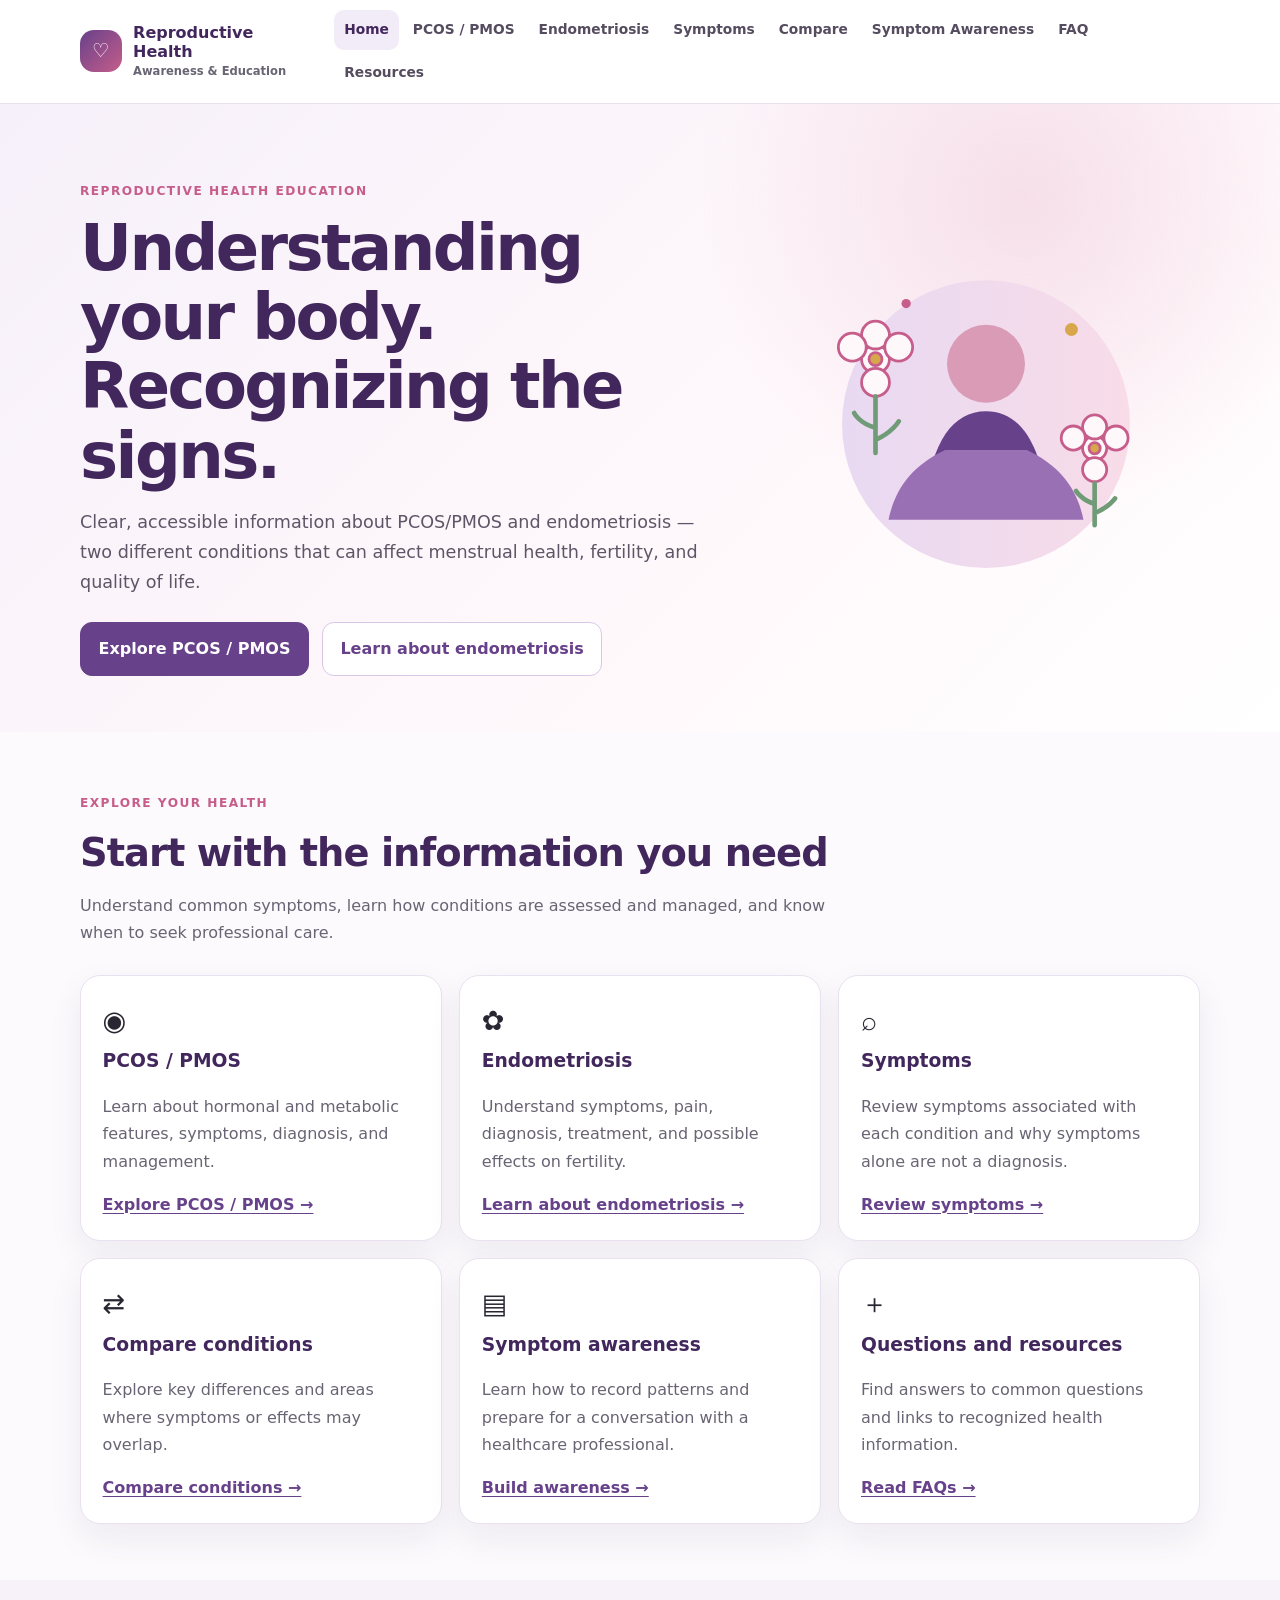
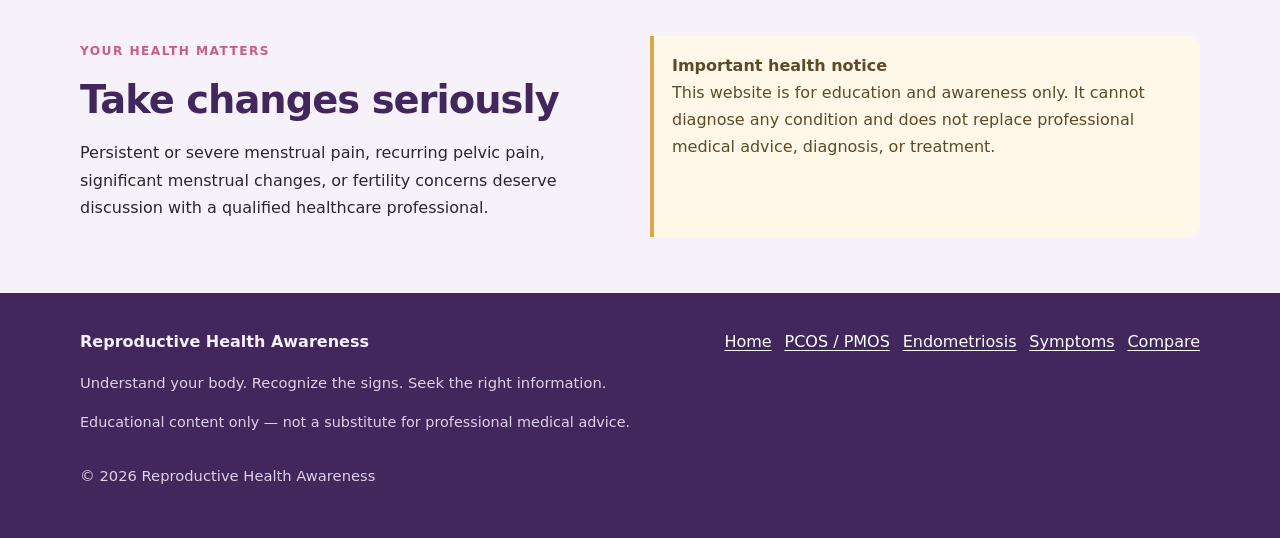
<file: index.html>
<!doctype html><html lang="en"><head><meta charset="utf-8"><meta name="viewport" content="width=device-width,initial-scale=1"><meta name="description" content="Educational information about PCOS/PMOS, endometriosis, symptoms, diagnosis and management."><title>Home | Reproductive Health Awareness</title><link rel="stylesheet" href="css/style.css"></head><body><a class="skip-link" href="#main">Skip to content</a><header><div class="nav-wrap"><a class="brand" href="index.html"><span class="brand-mark">♡</span><span>Reproductive Health<small>Awareness &amp; Education</small></span></a><button class="menu-toggle" aria-expanded="false" aria-controls="site-nav">☰ Menu</button><nav id="site-nav" aria-label="Main navigation"><a href="index.html">Home</a><a href="pcos.html">PCOS / PMOS</a><a href="endometriosis.html">Endometriosis</a><a href="symptoms.html">Symptoms</a><a href="comparison.html">Compare</a><a href="awareness.html">Symptom Awareness</a><a href="faq.html">FAQ</a><a href="resources.html">Resources</a></nav></div></header><main id="main">
<section class="hero"><div class="container hero-grid"><div><span class="eyebrow">Reproductive health education</span><h1>Understanding your body. Recognizing the signs.</h1><p>Clear, accessible information about PCOS/PMOS and endometriosis — two different conditions that can affect menstrual health, fertility, and quality of life.</p><div class="actions"><a class="btn" href="pcos.html">Explore PCOS / PMOS</a><a class="btn secondary" href="endometriosis.html">Learn about endometriosis</a></div></div><img class="hero-art" src="images/awareness-illustration.svg" alt="Illustration representing reproductive health awareness"></div></section>
<section class="section"><div class="container"><div class="section-head"><span class="eyebrow">Explore your health</span><h2>Start with the information you need</h2><p>Understand common symptoms, learn how conditions are assessed and managed, and know when to seek professional care.</p></div><div class="cards">
<article class="card"><span class="icon">◉</span><h3>PCOS / PMOS</h3><p>Learn about hormonal and metabolic features, symptoms, diagnosis, and management.</p><a href="pcos.html">Explore PCOS / PMOS →</a></article>
<article class="card"><span class="icon">✿</span><h3>Endometriosis</h3><p>Understand symptoms, pain, diagnosis, treatment, and possible effects on fertility.</p><a href="endometriosis.html">Learn about endometriosis →</a></article>
<article class="card"><span class="icon">⌕</span><h3>Symptoms</h3><p>Review symptoms associated with each condition and why symptoms alone are not a diagnosis.</p><a href="symptoms.html">Review symptoms →</a></article>
<article class="card"><span class="icon">⇄</span><h3>Compare conditions</h3><p>Explore key differences and areas where symptoms or effects may overlap.</p><a href="comparison.html">Compare conditions →</a></article>
<article class="card"><span class="icon">▤</span><h3>Symptom awareness</h3><p>Learn how to record patterns and prepare for a conversation with a healthcare professional.</p><a href="awareness.html">Build awareness →</a></article>
<article class="card"><span class="icon">＋</span><h3>Questions and resources</h3><p>Find answers to common questions and links to recognized health information.</p><a href="faq.html">Read FAQs →</a></article></div></div></section>
<section class="section soft"><div class="container two-col"><div><span class="eyebrow">Your health matters</span><h2>Take changes seriously</h2><p>Persistent or severe menstrual pain, recurring pelvic pain, significant menstrual changes, or fertility concerns deserve discussion with a qualified healthcare professional.</p></div><div class="notice"><strong>Important health notice</strong><br>This website is for education and awareness only. It cannot diagnose any condition and does not replace professional medical advice, diagnosis, or treatment.</div></div></section></main><footer><div class="container footer-grid"><div><strong>Reproductive Health Awareness</strong><p>Understand your body. Recognize the signs. Seek the right information.</p><p class="small">Educational content only — not a substitute for professional medical advice.</p></div><div class="footer-links"><a href="index.html">Home</a><a href="pcos.html">PCOS / PMOS</a><a href="endometriosis.html">Endometriosis</a><a href="symptoms.html">Symptoms</a><a href="comparison.html">Compare</a></div></div><div class="container"><p>© <span data-year></span> Reproductive Health Awareness</p></div></footer><script src="js/script.js"></script></body></html>
</file>
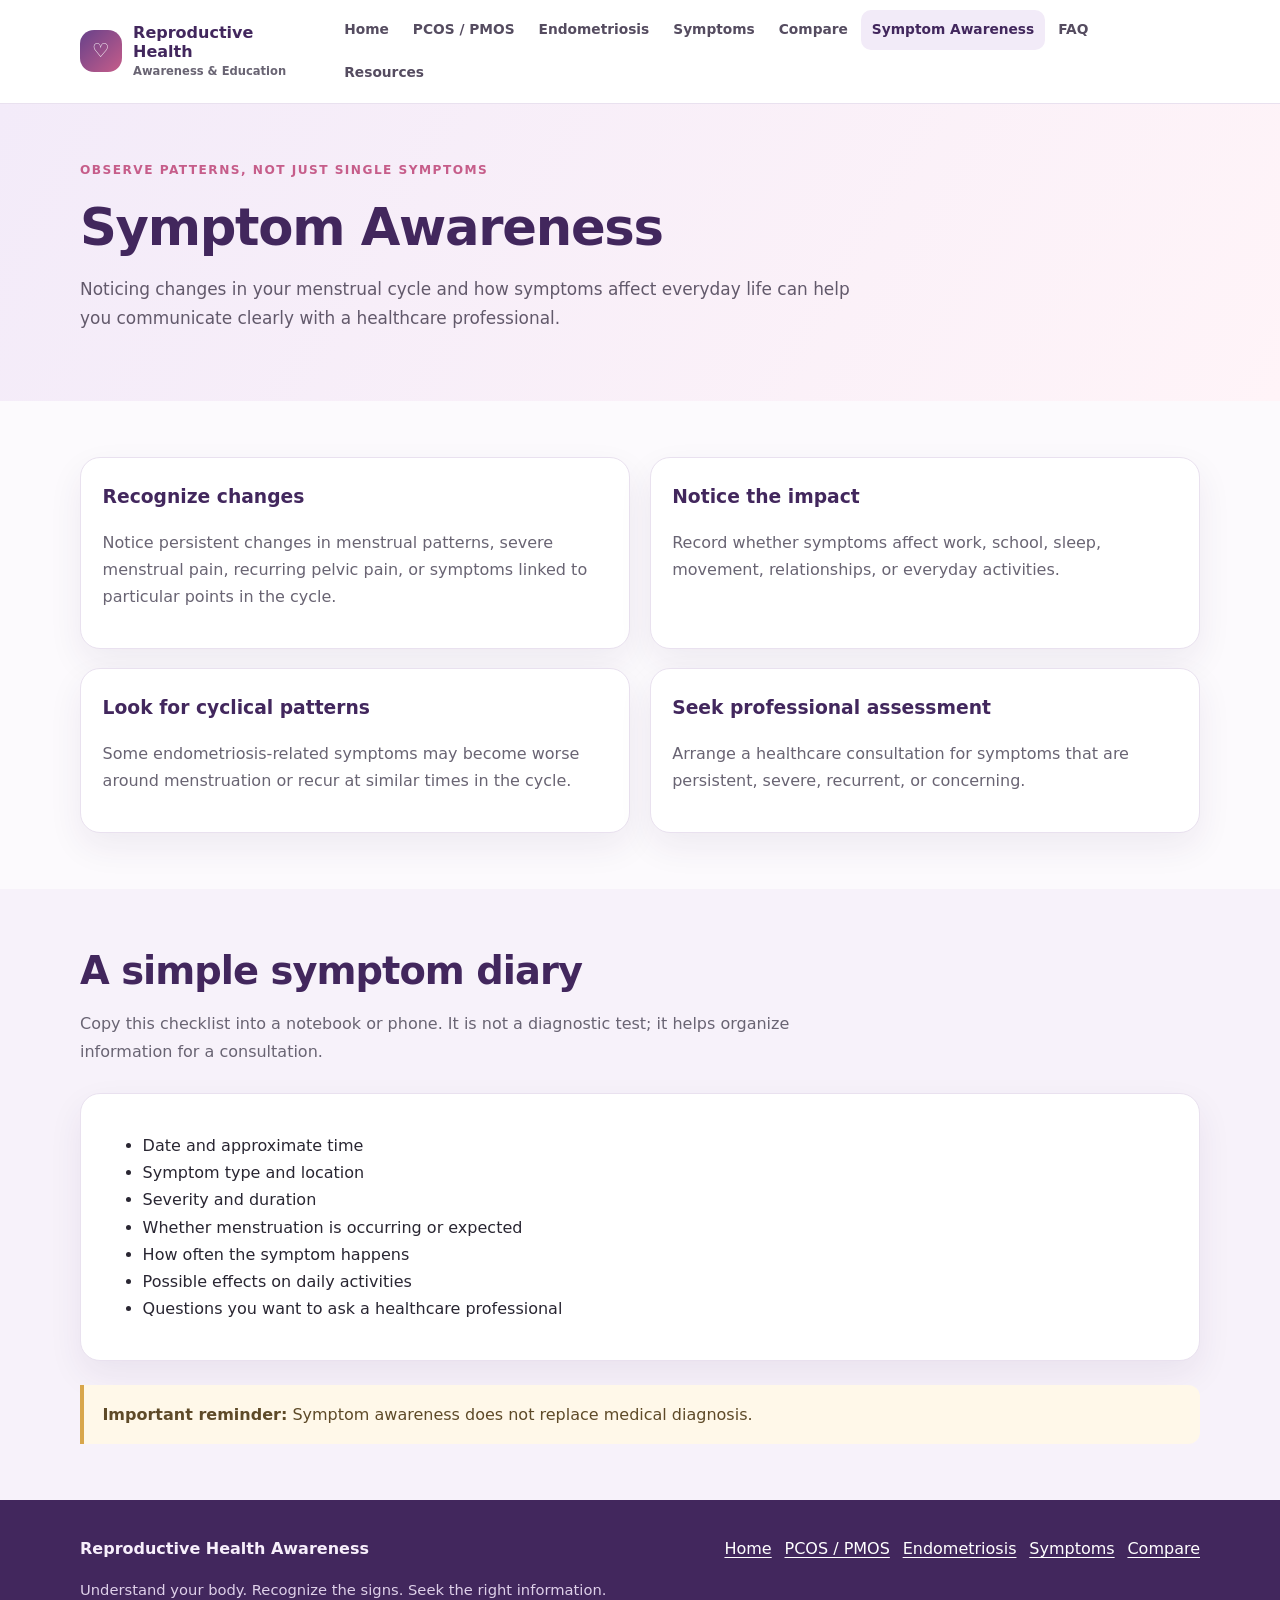
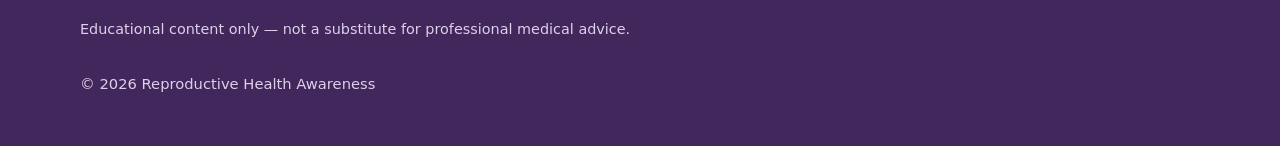
<file: awareness.html>
<!doctype html><html lang="en"><head><meta charset="utf-8"><meta name="viewport" content="width=device-width,initial-scale=1"><meta name="description" content="Learn to observe menstrual and reproductive symptoms and keep a symptom diary."><title>Symptom Awareness | Reproductive Health Awareness</title><link rel="stylesheet" href="css/style.css"></head><body><a class="skip-link" href="#main">Skip to content</a><header><div class="nav-wrap"><a class="brand" href="index.html"><span class="brand-mark">♡</span><span>Reproductive Health<small>Awareness &amp; Education</small></span></a><button class="menu-toggle" aria-expanded="false" aria-controls="site-nav">☰ Menu</button><nav id="site-nav" aria-label="Main navigation"><a href="index.html">Home</a><a href="pcos.html">PCOS / PMOS</a><a href="endometriosis.html">Endometriosis</a><a href="symptoms.html">Symptoms</a><a href="comparison.html">Compare</a><a href="awareness.html">Symptom Awareness</a><a href="faq.html">FAQ</a><a href="resources.html">Resources</a></nav></div></header><main id="main"><section class="page-intro"><div class="container"><span class="eyebrow">Observe patterns, not just single symptoms</span><h1>Symptom Awareness</h1><p>Noticing changes in your menstrual cycle and how symptoms affect everyday life can help you communicate clearly with a healthcare professional.</p></div></section>
<section class="section"><div class="container"><div class="two-col"><article class="card"><h3>Recognize changes</h3><p>Notice persistent changes in menstrual patterns, severe menstrual pain, recurring pelvic pain, or symptoms linked to particular points in the cycle.</p></article><article class="card"><h3>Notice the impact</h3><p>Record whether symptoms affect work, school, sleep, movement, relationships, or everyday activities.</p></article><article class="card"><h3>Look for cyclical patterns</h3><p>Some endometriosis-related symptoms may become worse around menstruation or recur at similar times in the cycle.</p></article><article class="card"><h3>Seek professional assessment</h3><p>Arrange a healthcare consultation for symptoms that are persistent, severe, recurrent, or concerning.</p></article></div></div></section><section class="section soft"><div class="container"><div class="section-head"><h2>A simple symptom diary</h2><p>Copy this checklist into a notebook or phone. It is not a diagnostic test; it helps organize information for a consultation.</p></div><div class="card"><ul><li>Date and approximate time</li><li>Symptom type and location</li><li>Severity and duration</li><li>Whether menstruation is occurring or expected</li><li>How often the symptom happens</li><li>Possible effects on daily activities</li><li>Questions you want to ask a healthcare professional</li></ul></div><div class="notice" style="margin-top:1.5rem"><strong>Important reminder:</strong> Symptom awareness does not replace medical diagnosis.</div></div></section></main><footer><div class="container footer-grid"><div><strong>Reproductive Health Awareness</strong><p>Understand your body. Recognize the signs. Seek the right information.</p><p class="small">Educational content only — not a substitute for professional medical advice.</p></div><div class="footer-links"><a href="index.html">Home</a><a href="pcos.html">PCOS / PMOS</a><a href="endometriosis.html">Endometriosis</a><a href="symptoms.html">Symptoms</a><a href="comparison.html">Compare</a></div></div><div class="container"><p>© <span data-year></span> Reproductive Health Awareness</p></div></footer><script src="js/script.js"></script></body></html>
</file>
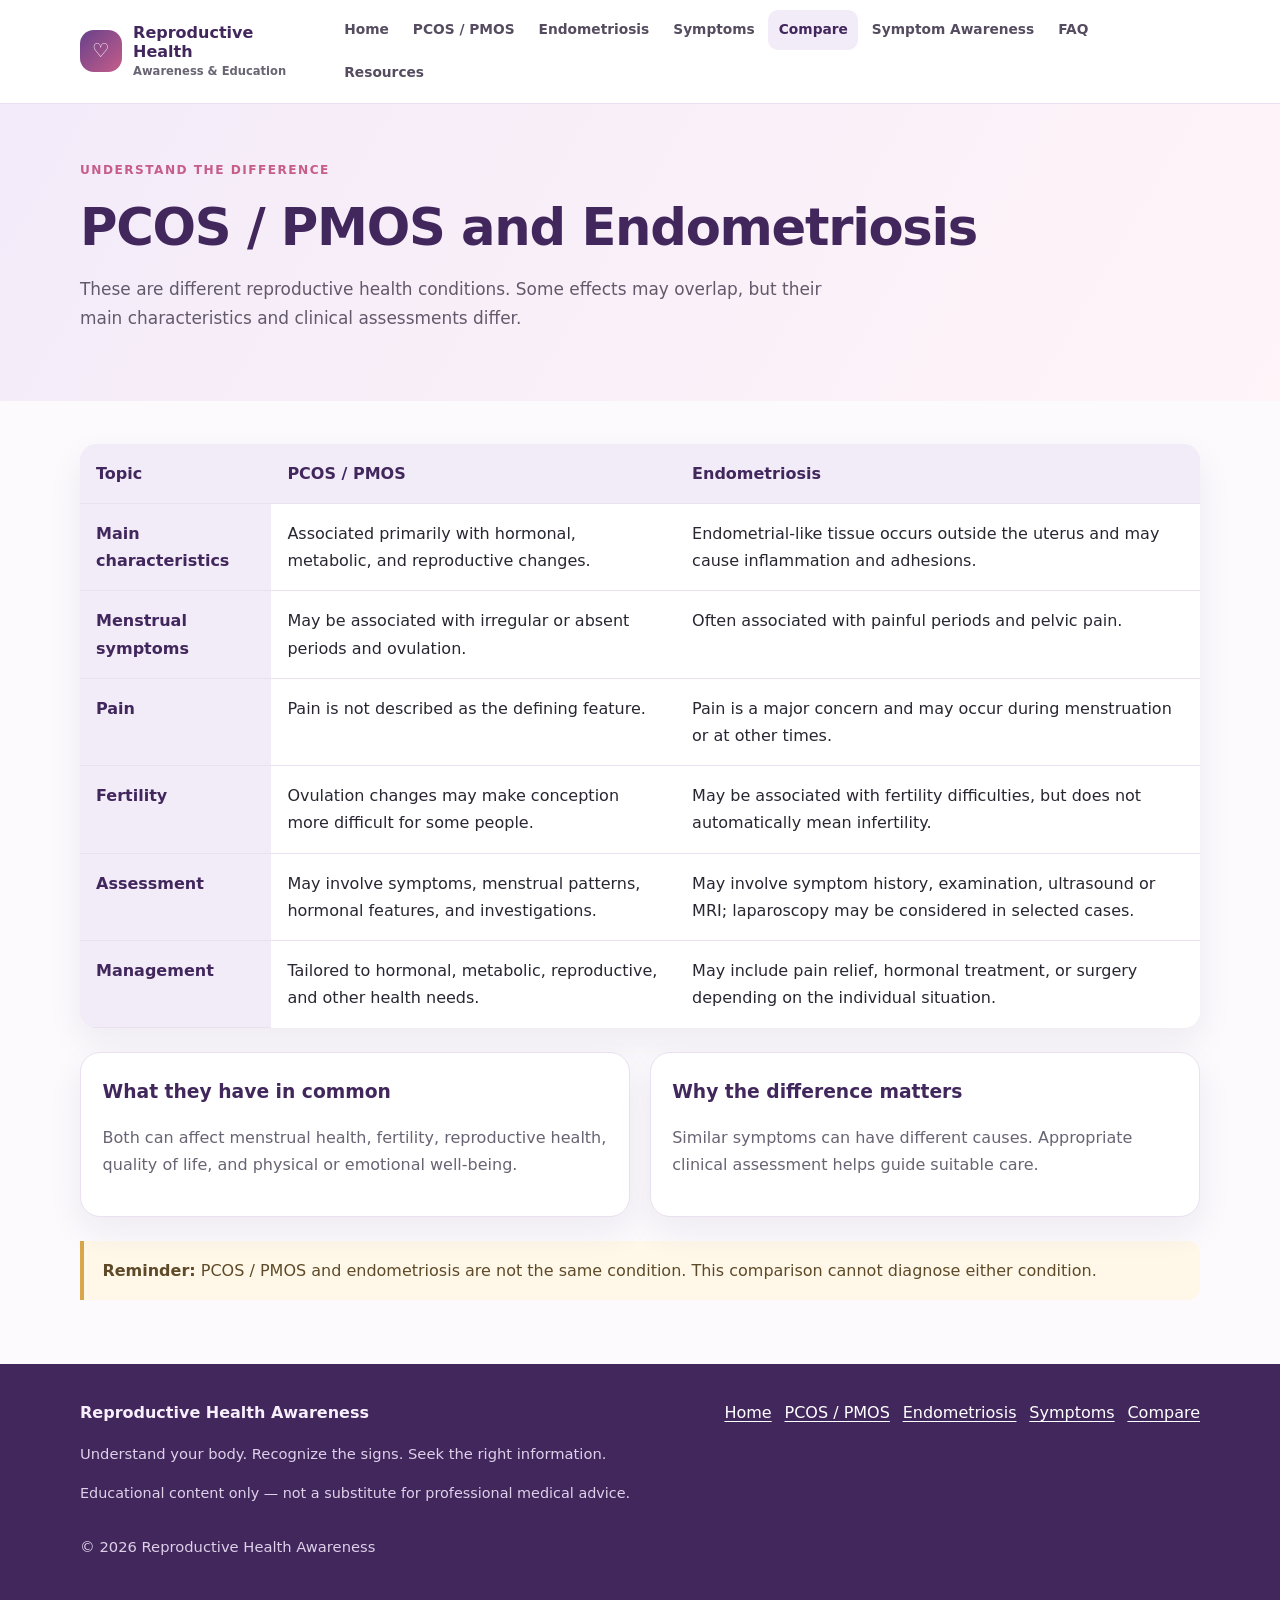
<file: comparison.html>
<!doctype html><html lang="en"><head><meta charset="utf-8"><meta name="viewport" content="width=device-width,initial-scale=1"><meta name="description" content="Compare PCOS/PMOS and endometriosis symptoms, diagnosis and management."><title>Compare Conditions | Reproductive Health Awareness</title><link rel="stylesheet" href="css/style.css"></head><body><a class="skip-link" href="#main">Skip to content</a><header><div class="nav-wrap"><a class="brand" href="index.html"><span class="brand-mark">♡</span><span>Reproductive Health<small>Awareness &amp; Education</small></span></a><button class="menu-toggle" aria-expanded="false" aria-controls="site-nav">☰ Menu</button><nav id="site-nav" aria-label="Main navigation"><a href="index.html">Home</a><a href="pcos.html">PCOS / PMOS</a><a href="endometriosis.html">Endometriosis</a><a href="symptoms.html">Symptoms</a><a href="comparison.html">Compare</a><a href="awareness.html">Symptom Awareness</a><a href="faq.html">FAQ</a><a href="resources.html">Resources</a></nav></div></header><main id="main"><section class="page-intro"><div class="container"><span class="eyebrow">Understand the difference</span><h1>PCOS / PMOS and Endometriosis</h1><p>These are different reproductive health conditions. Some effects may overlap, but their main characteristics and clinical assessments differ.</p></div></section>
<section class="content"><div class="container"><table class="comparison"><thead><tr><th>Topic</th><th>PCOS / PMOS</th><th>Endometriosis</th></tr></thead><tbody><tr><th>Main characteristics</th><td>Associated primarily with hormonal, metabolic, and reproductive changes.</td><td>Endometrial-like tissue occurs outside the uterus and may cause inflammation and adhesions.</td></tr><tr><th>Menstrual symptoms</th><td>May be associated with irregular or absent periods and ovulation.</td><td>Often associated with painful periods and pelvic pain.</td></tr><tr><th>Pain</th><td>Pain is not described as the defining feature.</td><td>Pain is a major concern and may occur during menstruation or at other times.</td></tr><tr><th>Fertility</th><td>Ovulation changes may make conception more difficult for some people.</td><td>May be associated with fertility difficulties, but does not automatically mean infertility.</td></tr><tr><th>Assessment</th><td>May involve symptoms, menstrual patterns, hormonal features, and investigations.</td><td>May involve symptom history, examination, ultrasound or MRI; laparoscopy may be considered in selected cases.</td></tr><tr><th>Management</th><td>Tailored to hormonal, metabolic, reproductive, and other health needs.</td><td>May include pain relief, hormonal treatment, or surgery depending on the individual situation.</td></tr></tbody></table><div class="two-col" style="margin-top:1.5rem"><article class="card"><h3>What they have in common</h3><p>Both can affect menstrual health, fertility, reproductive health, quality of life, and physical or emotional well-being.</p></article><article class="card"><h3>Why the difference matters</h3><p>Similar symptoms can have different causes. Appropriate clinical assessment helps guide suitable care.</p></article></div><div class="notice" style="margin-top:1.5rem"><strong>Reminder:</strong> PCOS / PMOS and endometriosis are not the same condition. This comparison cannot diagnose either condition.</div></div></section></main><footer><div class="container footer-grid"><div><strong>Reproductive Health Awareness</strong><p>Understand your body. Recognize the signs. Seek the right information.</p><p class="small">Educational content only — not a substitute for professional medical advice.</p></div><div class="footer-links"><a href="index.html">Home</a><a href="pcos.html">PCOS / PMOS</a><a href="endometriosis.html">Endometriosis</a><a href="symptoms.html">Symptoms</a><a href="comparison.html">Compare</a></div></div><div class="container"><p>© <span data-year></span> Reproductive Health Awareness</p></div></footer><script src="js/script.js"></script></body></html>
</file>
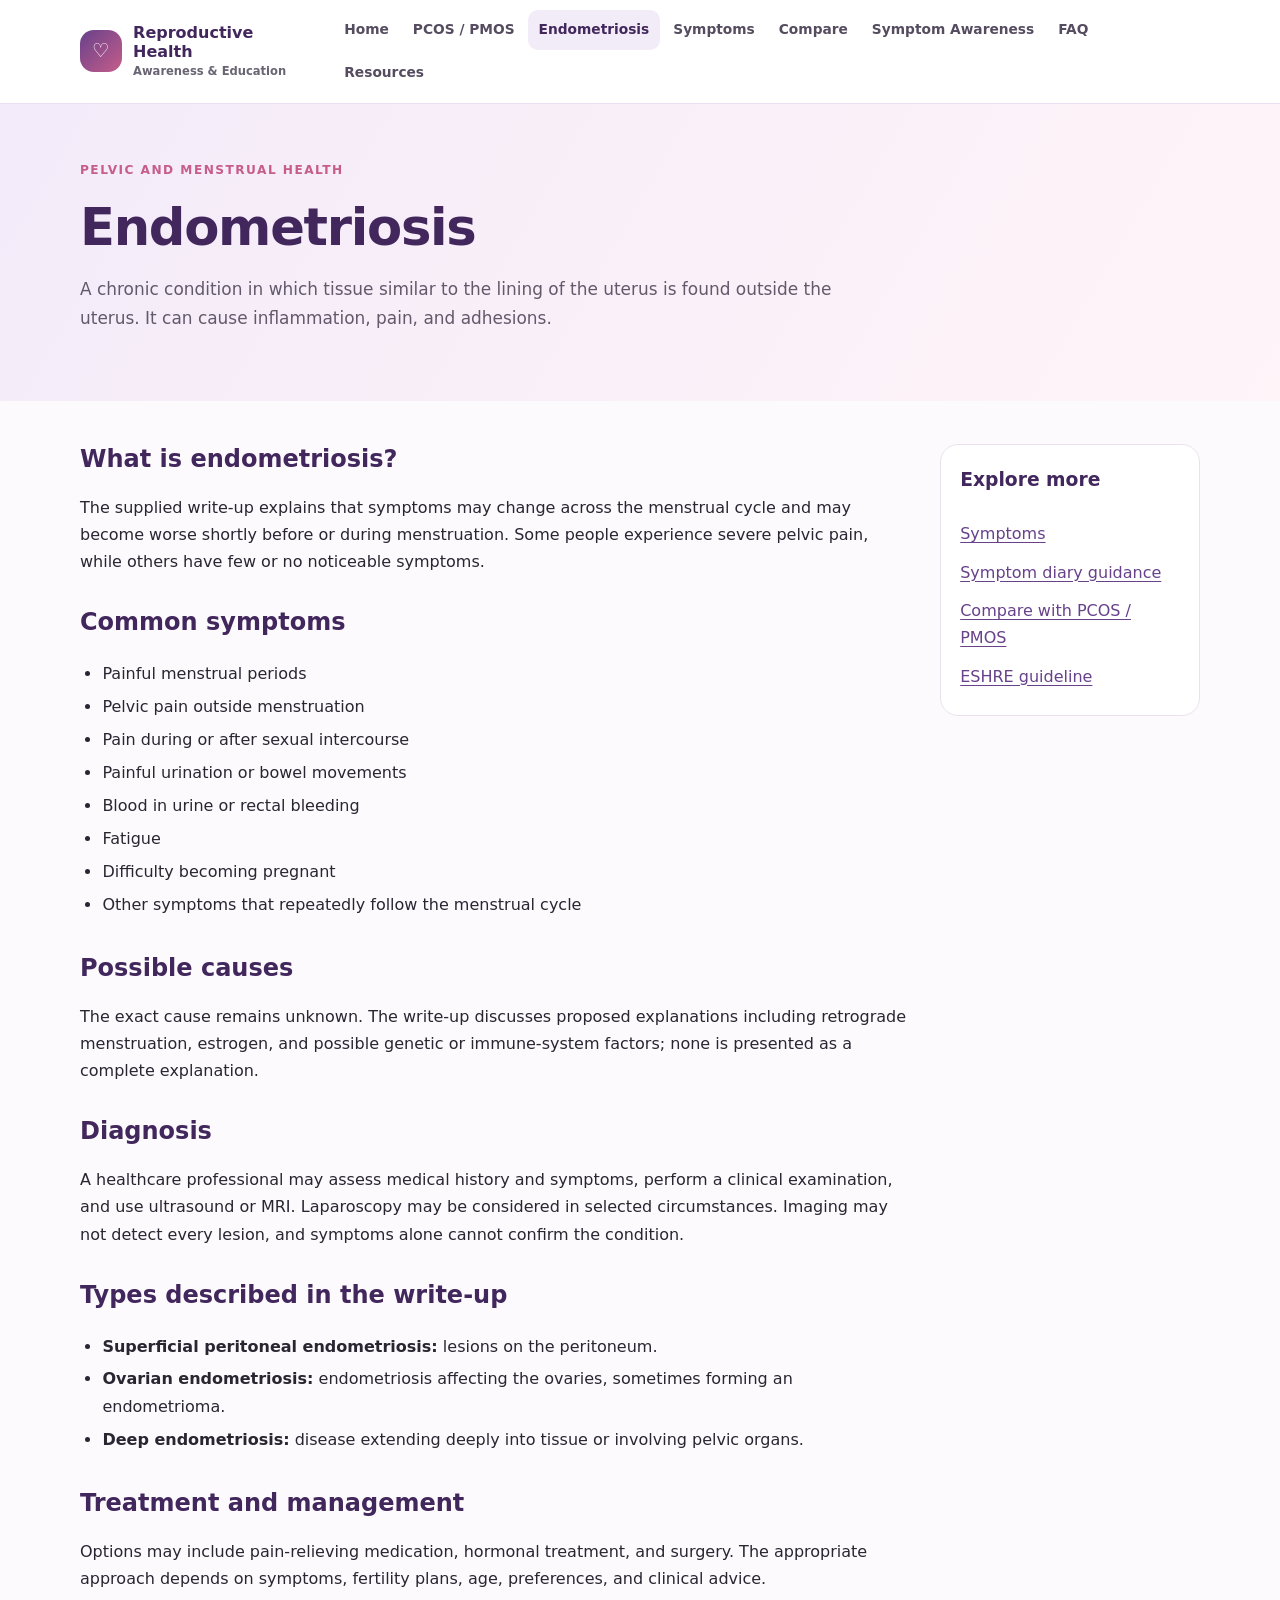
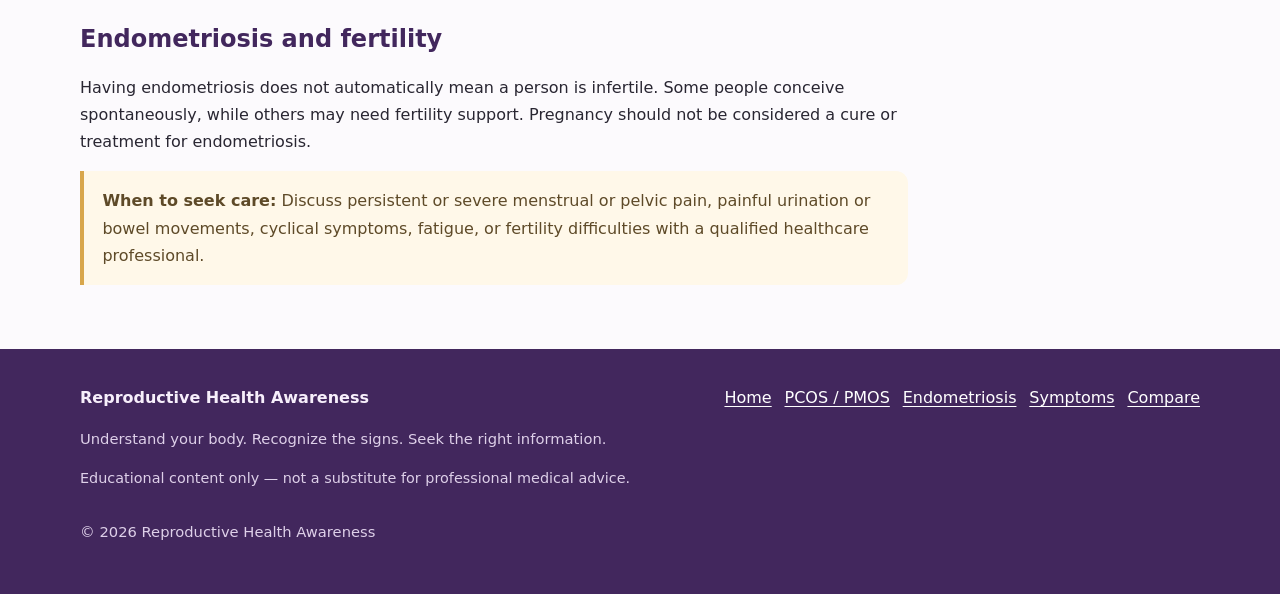
<file: endometriosis.html>
<!doctype html><html lang="en"><head><meta charset="utf-8"><meta name="viewport" content="width=device-width,initial-scale=1"><meta name="description" content="Learn about endometriosis symptoms, diagnosis, treatment and fertility."><title>Endometriosis | Reproductive Health Awareness</title><link rel="stylesheet" href="css/style.css"></head><body><a class="skip-link" href="#main">Skip to content</a><header><div class="nav-wrap"><a class="brand" href="index.html"><span class="brand-mark">♡</span><span>Reproductive Health<small>Awareness &amp; Education</small></span></a><button class="menu-toggle" aria-expanded="false" aria-controls="site-nav">☰ Menu</button><nav id="site-nav" aria-label="Main navigation"><a href="index.html">Home</a><a href="pcos.html">PCOS / PMOS</a><a href="endometriosis.html">Endometriosis</a><a href="symptoms.html">Symptoms</a><a href="comparison.html">Compare</a><a href="awareness.html">Symptom Awareness</a><a href="faq.html">FAQ</a><a href="resources.html">Resources</a></nav></div></header><main id="main"><section class="page-intro"><div class="container"><span class="eyebrow">Pelvic and menstrual health</span><h1>Endometriosis</h1><p>A chronic condition in which tissue similar to the lining of the uterus is found outside the uterus. It can cause inflammation, pain, and adhesions.</p></div></section>
<section class="content"><div class="container content-grid"><article class="prose"><h2>What is endometriosis?</h2><p>The supplied write-up explains that symptoms may change across the menstrual cycle and may become worse shortly before or during menstruation. Some people experience severe pelvic pain, while others have few or no noticeable symptoms.</p><h2>Common symptoms</h2><ul><li>Painful menstrual periods</li><li>Pelvic pain outside menstruation</li><li>Pain during or after sexual intercourse</li><li>Painful urination or bowel movements</li><li>Blood in urine or rectal bleeding</li><li>Fatigue</li><li>Difficulty becoming pregnant</li><li>Other symptoms that repeatedly follow the menstrual cycle</li></ul><h2>Possible causes</h2><p>The exact cause remains unknown. The write-up discusses proposed explanations including retrograde menstruation, estrogen, and possible genetic or immune-system factors; none is presented as a complete explanation.</p><h2>Diagnosis</h2><p>A healthcare professional may assess medical history and symptoms, perform a clinical examination, and use ultrasound or MRI. Laparoscopy may be considered in selected circumstances. Imaging may not detect every lesion, and symptoms alone cannot confirm the condition.</p><h2>Types described in the write-up</h2><ul><li><strong>Superficial peritoneal endometriosis:</strong> lesions on the peritoneum.</li><li><strong>Ovarian endometriosis:</strong> endometriosis affecting the ovaries, sometimes forming an endometrioma.</li><li><strong>Deep endometriosis:</strong> disease extending deeply into tissue or involving pelvic organs.</li></ul><h2>Treatment and management</h2><p>Options may include pain-relieving medication, hormonal treatment, and surgery. The appropriate approach depends on symptoms, fertility plans, age, preferences, and clinical advice.</p><h2>Endometriosis and fertility</h2><p>Having endometriosis does not automatically mean a person is infertile. Some people conceive spontaneously, while others may need fertility support. Pregnancy should not be considered a cure or treatment for endometriosis.</p><div class="notice"><strong>When to seek care:</strong> Discuss persistent or severe menstrual or pelvic pain, painful urination or bowel movements, cyclical symptoms, fatigue, or fertility difficulties with a qualified healthcare professional.</div></article><aside class="side-card"><h3>Explore more</h3><a href="symptoms.html">Symptoms</a><a href="awareness.html">Symptom diary guidance</a><a href="comparison.html">Compare with PCOS / PMOS</a><a href="resources.html">ESHRE guideline</a></aside></div></section></main><footer><div class="container footer-grid"><div><strong>Reproductive Health Awareness</strong><p>Understand your body. Recognize the signs. Seek the right information.</p><p class="small">Educational content only — not a substitute for professional medical advice.</p></div><div class="footer-links"><a href="index.html">Home</a><a href="pcos.html">PCOS / PMOS</a><a href="endometriosis.html">Endometriosis</a><a href="symptoms.html">Symptoms</a><a href="comparison.html">Compare</a></div></div><div class="container"><p>© <span data-year></span> Reproductive Health Awareness</p></div></footer><script src="js/script.js"></script></body></html>
</file>
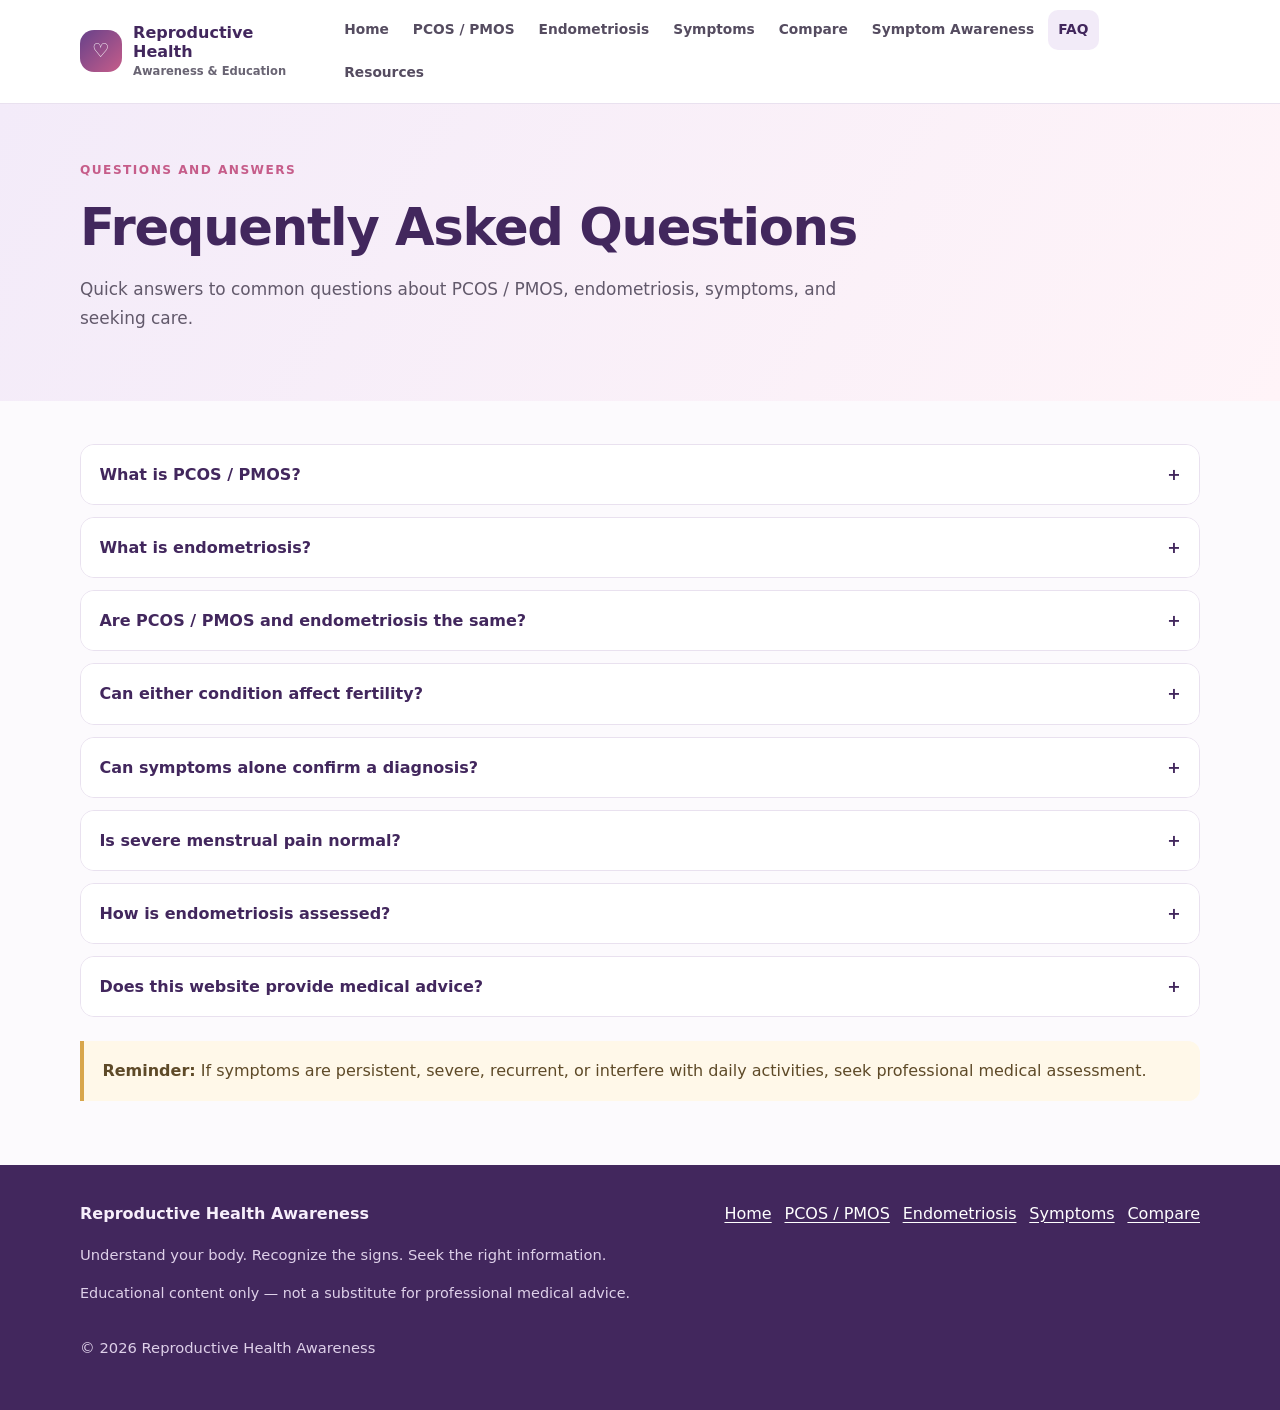
<file: faq.html>
<!doctype html><html lang="en"><head><meta charset="utf-8"><meta name="viewport" content="width=device-width,initial-scale=1"><meta name="description" content="Answers to common questions about PCOS/PMOS and endometriosis."><title>Frequently Asked Questions | Reproductive Health Awareness</title><link rel="stylesheet" href="css/style.css"></head><body><a class="skip-link" href="#main">Skip to content</a><header><div class="nav-wrap"><a class="brand" href="index.html"><span class="brand-mark">♡</span><span>Reproductive Health<small>Awareness &amp; Education</small></span></a><button class="menu-toggle" aria-expanded="false" aria-controls="site-nav">☰ Menu</button><nav id="site-nav" aria-label="Main navigation"><a href="index.html">Home</a><a href="pcos.html">PCOS / PMOS</a><a href="endometriosis.html">Endometriosis</a><a href="symptoms.html">Symptoms</a><a href="comparison.html">Compare</a><a href="awareness.html">Symptom Awareness</a><a href="faq.html">FAQ</a><a href="resources.html">Resources</a></nav></div></header><main id="main"><section class="page-intro"><div class="container"><span class="eyebrow">Questions and answers</span><h1>Frequently Asked Questions</h1><p>Quick answers to common questions about PCOS / PMOS, endometriosis, symptoms, and seeking care.</p></div></section><section class="content"><div class="container"><div class="faq-list"><div class="faq-item"><button class="faq-question" type="button" aria-expanded="false" aria-controls="faq-1">What is PCOS / PMOS?<span class="faq-symbol">+</span></button><div class="faq-answer" id="faq-1" hidden><p>The supplied write-up describes PMOS, previously known as PCOS, as a condition involving hormonal, metabolic, and reproductive functions that may affect menstrual health, fertility, skin, hair growth, and other aspects of health.</p></div></div><div class="faq-item"><button class="faq-question" type="button" aria-expanded="false" aria-controls="faq-2">What is endometriosis?<span class="faq-symbol">+</span></button><div class="faq-answer" id="faq-2" hidden><p>Endometriosis is a chronic condition in which tissue similar to the lining of the uterus is found outside the uterus. It can cause inflammation, pain, and adhesions.</p></div></div><div class="faq-item"><button class="faq-question" type="button" aria-expanded="false" aria-controls="faq-3">Are PCOS / PMOS and endometriosis the same?<span class="faq-symbol">+</span></button><div class="faq-answer" id="faq-3" hidden><p>No. PCOS / PMOS is primarily associated with hormonal, metabolic, and reproductive changes. Endometriosis involves endometrial-like tissue outside the uterus. Some symptoms may overlap.</p></div></div><div class="faq-item"><button class="faq-question" type="button" aria-expanded="false" aria-controls="faq-4">Can either condition affect fertility?<span class="faq-symbol">+</span></button><div class="faq-answer" id="faq-4" hidden><p>Both may be associated with difficulty becoming pregnant for some people. Neither condition automatically means pregnancy is impossible. Discuss individual concerns with a qualified healthcare professional.</p></div></div><div class="faq-item"><button class="faq-question" type="button" aria-expanded="false" aria-controls="faq-5">Can symptoms alone confirm a diagnosis?<span class="faq-symbol">+</span></button><div class="faq-answer" id="faq-5" hidden><p>No. Symptoms may indicate that assessment is appropriate, but diagnosis requires a qualified healthcare professional and, where needed, clinical investigations.</p></div></div><div class="faq-item"><button class="faq-question" type="button" aria-expanded="false" aria-controls="faq-6">Is severe menstrual pain normal?<span class="faq-symbol">+</span></button><div class="faq-answer" id="faq-6" hidden><p>Severe pain that interferes with normal daily activities should not simply be dismissed as ordinary menstrual discomfort. Discuss it with a qualified healthcare professional.</p></div></div><div class="faq-item"><button class="faq-question" type="button" aria-expanded="false" aria-controls="faq-7">How is endometriosis assessed?<span class="faq-symbol">+</span></button><div class="faq-answer" id="faq-7" hidden><p>Assessment may include medical history, symptoms, examination, ultrasound or MRI. Laparoscopy may be considered in selected circumstances. Imaging may not identify every lesion.</p></div></div><div class="faq-item"><button class="faq-question" type="button" aria-expanded="false" aria-controls="faq-8">Does this website provide medical advice?<span class="faq-symbol">+</span></button><div class="faq-answer" id="faq-8" hidden><p>No. It provides educational information and awareness only. It does not diagnose conditions or replace professional medical advice, diagnosis, or treatment.</p></div></div></div><div class="notice" style="margin-top:1.5rem"><strong>Reminder:</strong> If symptoms are persistent, severe, recurrent, or interfere with daily activities, seek professional medical assessment.</div></div></section></main><footer><div class="container footer-grid"><div><strong>Reproductive Health Awareness</strong><p>Understand your body. Recognize the signs. Seek the right information.</p><p class="small">Educational content only — not a substitute for professional medical advice.</p></div><div class="footer-links"><a href="index.html">Home</a><a href="pcos.html">PCOS / PMOS</a><a href="endometriosis.html">Endometriosis</a><a href="symptoms.html">Symptoms</a><a href="comparison.html">Compare</a></div></div><div class="container"><p>© <span data-year></span> Reproductive Health Awareness</p></div></footer><script src="js/script.js"></script></body></html>
</file>
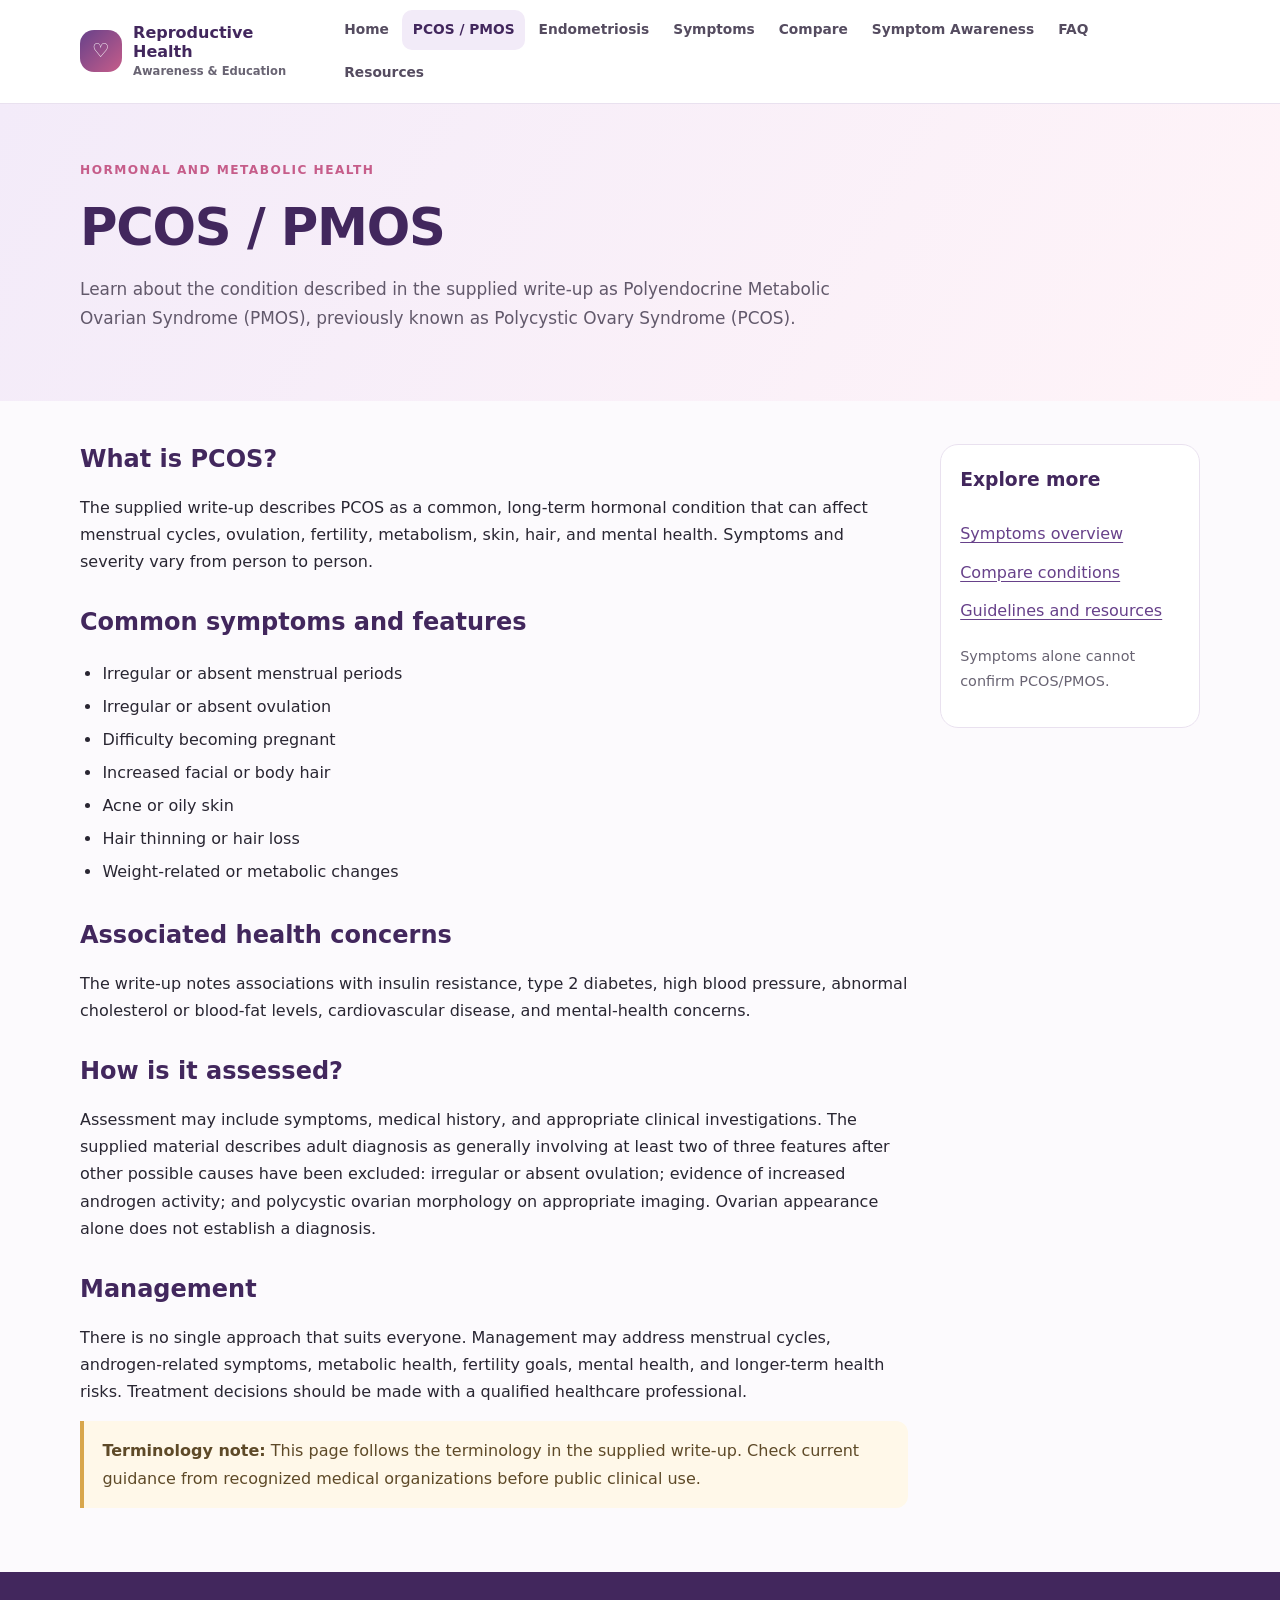
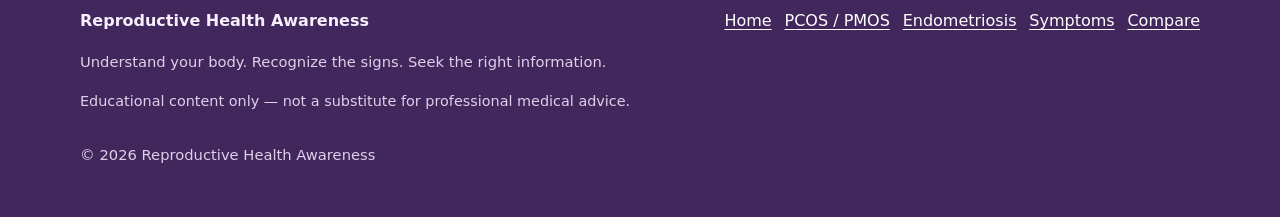
<file: pcos.html>
<!doctype html><html lang="en"><head><meta charset="utf-8"><meta name="viewport" content="width=device-width,initial-scale=1"><meta name="description" content="Information about PCOS/PMOS symptoms, health effects, diagnosis and management."><title>PCOS / PMOS | Reproductive Health Awareness</title><link rel="stylesheet" href="css/style.css"></head><body><a class="skip-link" href="#main">Skip to content</a><header><div class="nav-wrap"><a class="brand" href="index.html"><span class="brand-mark">♡</span><span>Reproductive Health<small>Awareness &amp; Education</small></span></a><button class="menu-toggle" aria-expanded="false" aria-controls="site-nav">☰ Menu</button><nav id="site-nav" aria-label="Main navigation"><a href="index.html">Home</a><a href="pcos.html">PCOS / PMOS</a><a href="endometriosis.html">Endometriosis</a><a href="symptoms.html">Symptoms</a><a href="comparison.html">Compare</a><a href="awareness.html">Symptom Awareness</a><a href="faq.html">FAQ</a><a href="resources.html">Resources</a></nav></div></header><main id="main"><section class="page-intro"><div class="container"><span class="eyebrow">Hormonal and metabolic health</span><h1>PCOS / PMOS</h1><p>Learn about the condition described in the supplied write-up as Polyendocrine Metabolic Ovarian Syndrome (PMOS), previously known as Polycystic Ovary Syndrome (PCOS).</p></div></section>
<section class="content"><div class="container content-grid"><article class="prose"><h2>What is PCOS?</h2><p>The supplied write-up describes PCOS as a common, long-term hormonal condition that can affect menstrual cycles, ovulation, fertility, metabolism, skin, hair, and mental health. Symptoms and severity vary from person to person.</p><h2>Common symptoms and features</h2><ul><li>Irregular or absent menstrual periods</li><li>Irregular or absent ovulation</li><li>Difficulty becoming pregnant</li><li>Increased facial or body hair</li><li>Acne or oily skin</li><li>Hair thinning or hair loss</li><li>Weight-related or metabolic changes</li></ul><h2>Associated health concerns</h2><p>The write-up notes associations with insulin resistance, type 2 diabetes, high blood pressure, abnormal cholesterol or blood-fat levels, cardiovascular disease, and mental-health concerns.</p><h2>How is it assessed?</h2><p>Assessment may include symptoms, medical history, and appropriate clinical investigations. The supplied material describes adult diagnosis as generally involving at least two of three features after other possible causes have been excluded: irregular or absent ovulation; evidence of increased androgen activity; and polycystic ovarian morphology on appropriate imaging. Ovarian appearance alone does not establish a diagnosis.</p><h2>Management</h2><p>There is no single approach that suits everyone. Management may address menstrual cycles, androgen-related symptoms, metabolic health, fertility goals, mental health, and longer-term health risks. Treatment decisions should be made with a qualified healthcare professional.</p><div class="notice"><strong>Terminology note:</strong> This page follows the terminology in the supplied write-up. Check current guidance from recognized medical organizations before public clinical use.</div></article><aside class="side-card"><h3>Explore more</h3><a href="symptoms.html">Symptoms overview</a><a href="comparison.html">Compare conditions</a><a href="resources.html">Guidelines and resources</a><p class="small muted">Symptoms alone cannot confirm PCOS/PMOS.</p></aside></div></section></main><footer><div class="container footer-grid"><div><strong>Reproductive Health Awareness</strong><p>Understand your body. Recognize the signs. Seek the right information.</p><p class="small">Educational content only — not a substitute for professional medical advice.</p></div><div class="footer-links"><a href="index.html">Home</a><a href="pcos.html">PCOS / PMOS</a><a href="endometriosis.html">Endometriosis</a><a href="symptoms.html">Symptoms</a><a href="comparison.html">Compare</a></div></div><div class="container"><p>© <span data-year></span> Reproductive Health Awareness</p></div></footer><script src="js/script.js"></script></body></html>
</file>
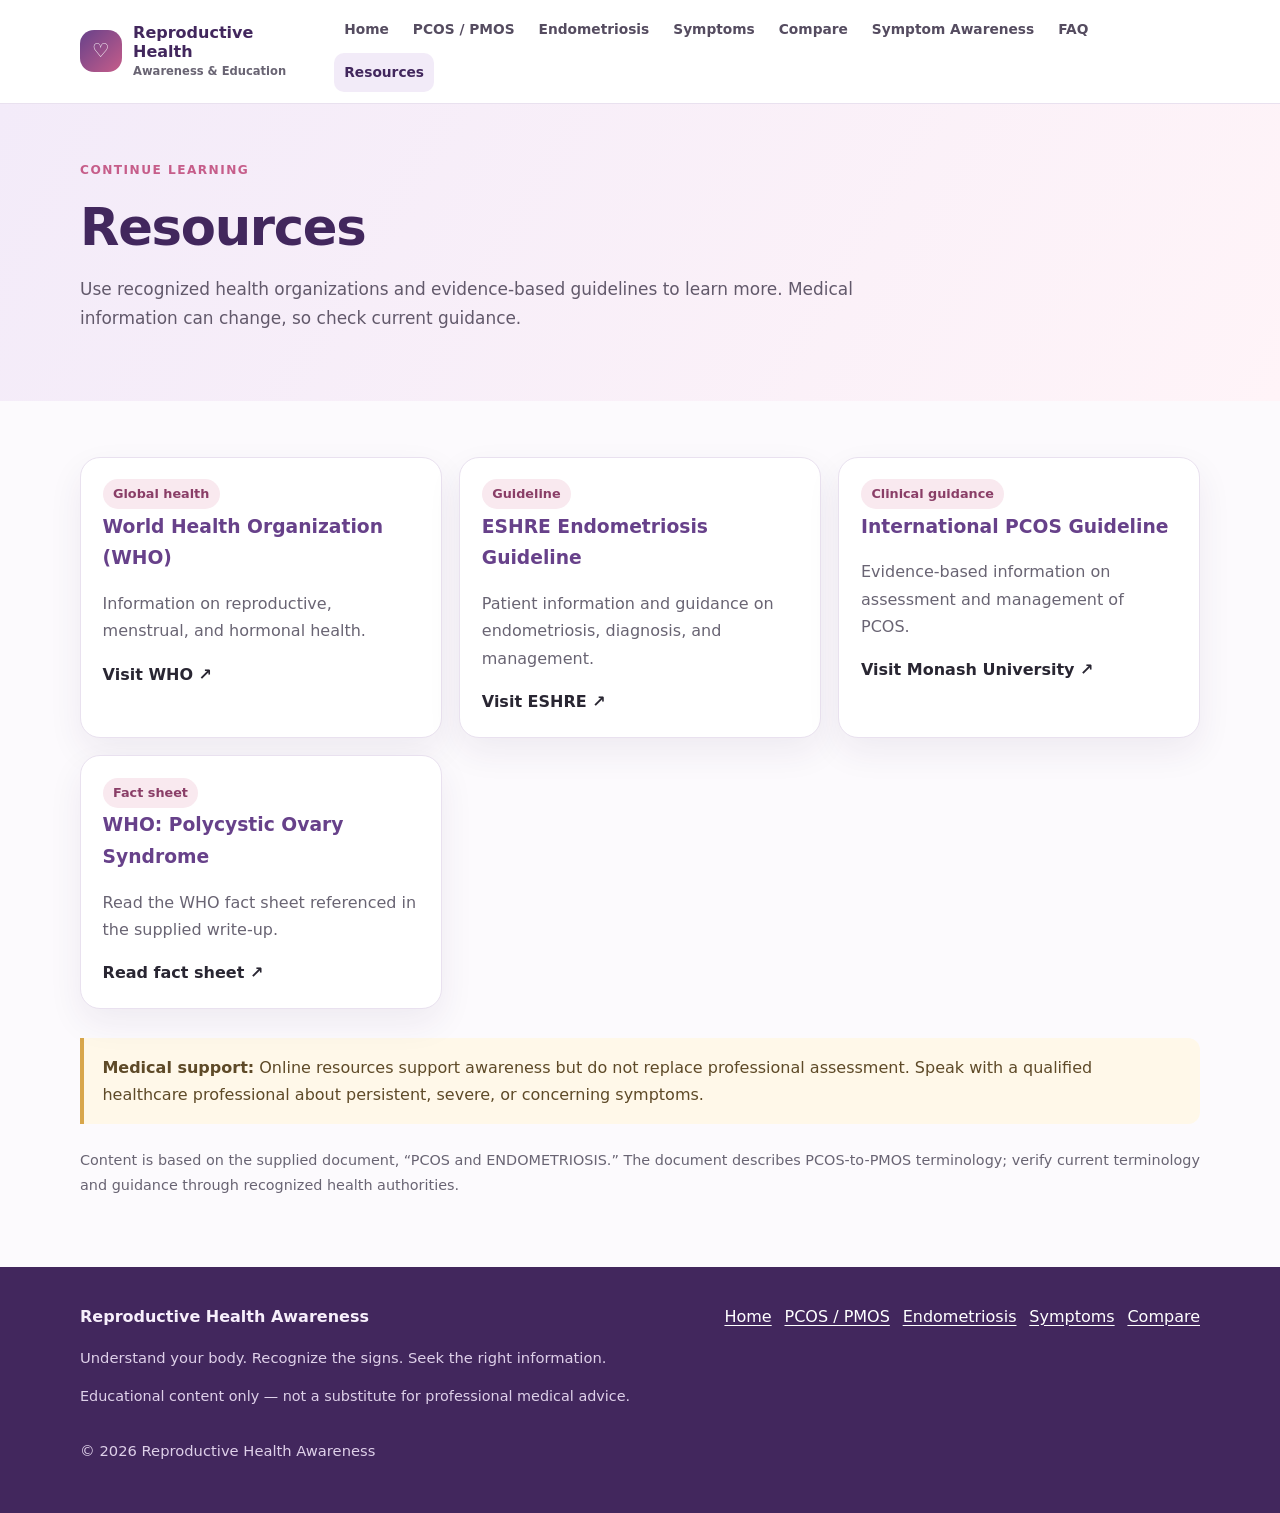
<file: resources.html>
<!doctype html><html lang="en"><head><meta charset="utf-8"><meta name="viewport" content="width=device-width,initial-scale=1"><meta name="description" content="Further reading and recognized resources for PCOS and endometriosis education."><title>Resources | Reproductive Health Awareness</title><link rel="stylesheet" href="css/style.css"></head><body><a class="skip-link" href="#main">Skip to content</a><header><div class="nav-wrap"><a class="brand" href="index.html"><span class="brand-mark">♡</span><span>Reproductive Health<small>Awareness &amp; Education</small></span></a><button class="menu-toggle" aria-expanded="false" aria-controls="site-nav">☰ Menu</button><nav id="site-nav" aria-label="Main navigation"><a href="index.html">Home</a><a href="pcos.html">PCOS / PMOS</a><a href="endometriosis.html">Endometriosis</a><a href="symptoms.html">Symptoms</a><a href="comparison.html">Compare</a><a href="awareness.html">Symptom Awareness</a><a href="faq.html">FAQ</a><a href="resources.html">Resources</a></nav></div></header><main id="main"><section class="page-intro"><div class="container"><span class="eyebrow">Continue learning</span><h1>Resources</h1><p>Use recognized health organizations and evidence-based guidelines to learn more. Medical information can change, so check current guidance.</p></div></section>
<section class="section"><div class="container"><div class="cards"><a class="card resource-link" href="https://www.who.int/" target="_blank" rel="noopener noreferrer"><span class="pill">Global health</span><h3>World Health Organization (WHO)</h3><p>Information on reproductive, menstrual, and hormonal health.</p><strong>Visit WHO ↗</strong></a><a class="card resource-link" href="https://www.eshre.eu/Endometriosis-guideline" target="_blank" rel="noopener noreferrer"><span class="pill">Guideline</span><h3>ESHRE Endometriosis Guideline</h3><p>Patient information and guidance on endometriosis, diagnosis, and management.</p><strong>Visit ESHRE ↗</strong></a><a class="card resource-link" href="https://www.monash.edu/medicine/mchri/pcos/guideline" target="_blank" rel="noopener noreferrer"><span class="pill">Clinical guidance</span><h3>International PCOS Guideline</h3><p>Evidence-based information on assessment and management of PCOS.</p><strong>Visit Monash University ↗</strong></a><a class="card resource-link" href="https://www.who.int/news-room/fact-sheets/detail/polycystic-ovary-syndrome" target="_blank" rel="noopener noreferrer"><span class="pill">Fact sheet</span><h3>WHO: Polycystic Ovary Syndrome</h3><p>Read the WHO fact sheet referenced in the supplied write-up.</p><strong>Read fact sheet ↗</strong></a></div><div class="notice" style="margin-top:1.8rem"><strong>Medical support:</strong> Online resources support awareness but do not replace professional assessment. Speak with a qualified healthcare professional about persistent, severe, or concerning symptoms.</div><p class="small muted" style="margin-top:1.5rem">Content is based on the supplied document, “PCOS and ENDOMETRIOSIS.” The document describes PCOS-to-PMOS terminology; verify current terminology and guidance through recognized health authorities.</p></div></section></main><footer><div class="container footer-grid"><div><strong>Reproductive Health Awareness</strong><p>Understand your body. Recognize the signs. Seek the right information.</p><p class="small">Educational content only — not a substitute for professional medical advice.</p></div><div class="footer-links"><a href="index.html">Home</a><a href="pcos.html">PCOS / PMOS</a><a href="endometriosis.html">Endometriosis</a><a href="symptoms.html">Symptoms</a><a href="comparison.html">Compare</a></div></div><div class="container"><p>© <span data-year></span> Reproductive Health Awareness</p></div></footer><script src="js/script.js"></script></body></html>
</file>
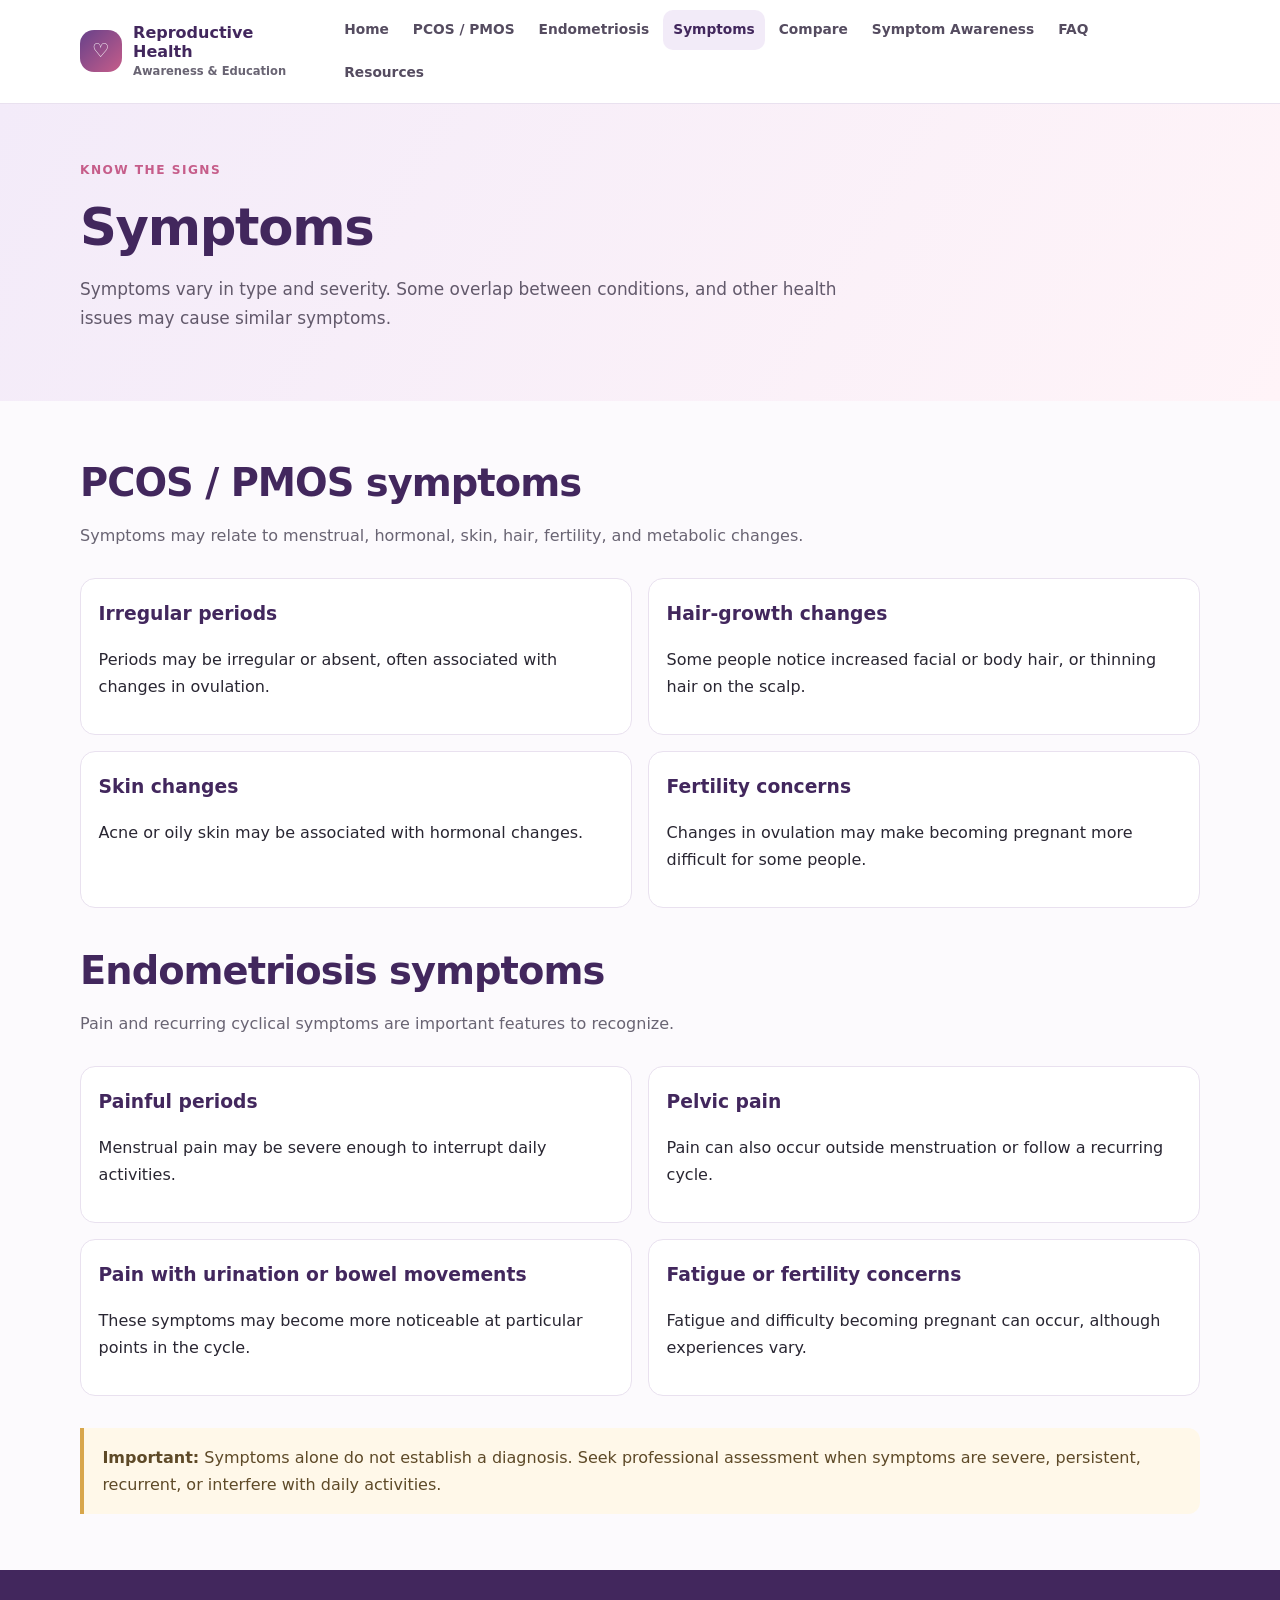
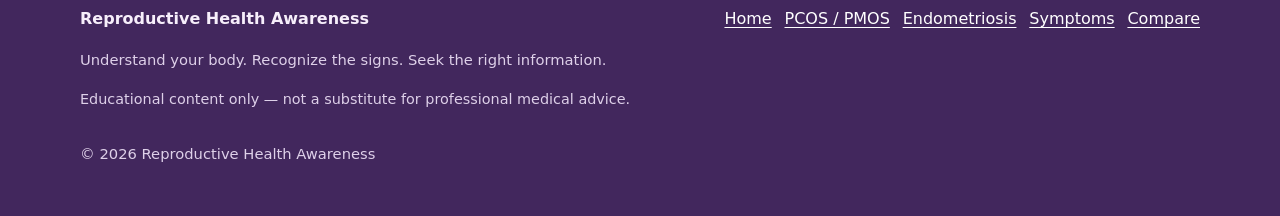
<file: symptoms.html>
<!doctype html><html lang="en"><head><meta charset="utf-8"><meta name="viewport" content="width=device-width,initial-scale=1"><meta name="description" content="Common PCOS/PMOS and endometriosis symptoms and when to seek professional assessment."><title>Symptoms | Reproductive Health Awareness</title><link rel="stylesheet" href="css/style.css"></head><body><a class="skip-link" href="#main">Skip to content</a><header><div class="nav-wrap"><a class="brand" href="index.html"><span class="brand-mark">♡</span><span>Reproductive Health<small>Awareness &amp; Education</small></span></a><button class="menu-toggle" aria-expanded="false" aria-controls="site-nav">☰ Menu</button><nav id="site-nav" aria-label="Main navigation"><a href="index.html">Home</a><a href="pcos.html">PCOS / PMOS</a><a href="endometriosis.html">Endometriosis</a><a href="symptoms.html">Symptoms</a><a href="comparison.html">Compare</a><a href="awareness.html">Symptom Awareness</a><a href="faq.html">FAQ</a><a href="resources.html">Resources</a></nav></div></header><main id="main"><section class="page-intro"><div class="container"><span class="eyebrow">Know the signs</span><h1>Symptoms</h1><p>Symptoms vary in type and severity. Some overlap between conditions, and other health issues may cause similar symptoms.</p></div></section>
<section class="section"><div class="container"><div class="section-head"><h2>PCOS / PMOS symptoms</h2><p>Symptoms may relate to menstrual, hormonal, skin, hair, fertility, and metabolic changes.</p></div><div class="symptom-grid"><div class="symptom"><h3>Irregular periods</h3><p>Periods may be irregular or absent, often associated with changes in ovulation.</p></div><div class="symptom"><h3>Hair-growth changes</h3><p>Some people notice increased facial or body hair, or thinning hair on the scalp.</p></div><div class="symptom"><h3>Skin changes</h3><p>Acne or oily skin may be associated with hormonal changes.</p></div><div class="symptom"><h3>Fertility concerns</h3><p>Changes in ovulation may make becoming pregnant more difficult for some people.</p></div></div><div class="section-head" style="margin-top:2.5rem"><h2>Endometriosis symptoms</h2><p>Pain and recurring cyclical symptoms are important features to recognize.</p></div><div class="symptom-grid"><div class="symptom"><h3>Painful periods</h3><p>Menstrual pain may be severe enough to interrupt daily activities.</p></div><div class="symptom"><h3>Pelvic pain</h3><p>Pain can also occur outside menstruation or follow a recurring cycle.</p></div><div class="symptom"><h3>Pain with urination or bowel movements</h3><p>These symptoms may become more noticeable at particular points in the cycle.</p></div><div class="symptom"><h3>Fatigue or fertility concerns</h3><p>Fatigue and difficulty becoming pregnant can occur, although experiences vary.</p></div></div><div class="notice" style="margin-top:2rem"><strong>Important:</strong> Symptoms alone do not establish a diagnosis. Seek professional assessment when symptoms are severe, persistent, recurrent, or interfere with daily activities.</div></div></section></main><footer><div class="container footer-grid"><div><strong>Reproductive Health Awareness</strong><p>Understand your body. Recognize the signs. Seek the right information.</p><p class="small">Educational content only — not a substitute for professional medical advice.</p></div><div class="footer-links"><a href="index.html">Home</a><a href="pcos.html">PCOS / PMOS</a><a href="endometriosis.html">Endometriosis</a><a href="symptoms.html">Symptoms</a><a href="comparison.html">Compare</a></div></div><div class="container"><p>© <span data-year></span> Reproductive Health Awareness</p></div></footer><script src="js/script.js"></script></body></html>
</file>
<file: css/style.css>
:root{--p:#67418a;--pd:#42275d;--l:#f2ebf8;--r:#f9e9ef;--pink:#c65d8a;--gold:#d8a64b;--ink:#292632;--muted:#696473;--line:#e9e1ef;--shadow:0 14px 35px #3a234f12}
*{box-sizing:border-box}html{scroll-behavior:smooth}body{margin:0;background:#fcfafd;color:var(--ink);font:16px/1.7 system-ui,-apple-system,"Segoe UI",sans-serif}a{color:var(--p);text-underline-offset:3px}a:hover{color:var(--pink)}header{position:sticky;top:0;z-index:10;background:#ffffffed;backdrop-filter:blur(10px);border-bottom:1px solid var(--line)}.nav-wrap{max-width:1160px;margin:auto;padding:.65rem 1.25rem;display:flex;align-items:center;gap:1rem;justify-content:space-between}.brand{display:flex;gap:.7rem;align-items:center;text-decoration:none;color:var(--pd);font-weight:800;line-height:1.15}.brand-mark{width:42px;height:42px;border-radius:14px;background:linear-gradient(135deg,var(--p),var(--pink));color:white;display:grid;place-items:center;font-size:1.2rem}.brand small{display:block;font-size:.72rem;color:var(--muted);margin-top:.25rem}nav{display:flex;align-items:center;gap:.2rem;flex-wrap:wrap}nav a{padding:.5rem .65rem;border-radius:10px;text-decoration:none;font-size:.86rem;font-weight:700;color:#554c60}nav a:hover,nav a.active{background:var(--l);color:var(--pd)}.menu-toggle{display:none;background:white;border:1px solid var(--line);border-radius:10px;padding:.5rem .75rem;color:var(--p)}main{min-height:60vh}.container{width:min(1120px,calc(100% - 2.5rem));margin:auto}.hero{padding:4.5rem 0 3.5rem;background:radial-gradient(circle at 80% 15%,#f6dfe9 0,transparent 28%),linear-gradient(135deg,#f6f0fa,#fff8fb 60%,#fff)}.hero-grid{display:grid;grid-template-columns:1.2fr .8fr;align-items:center;gap:3rem}.eyebrow{display:inline-block;text-transform:uppercase;letter-spacing:.12em;font-size:.76rem;font-weight:800;color:var(--pink);margin-bottom:.8rem}.hero h1{font-size:clamp(2.3rem,5vw,4.25rem);line-height:1.08;letter-spacing:-.04em;color:var(--pd);margin:0 0 1.1rem}.hero p{font-size:1.1rem;color:#5e5667}.hero-art{width:100%;max-width:390px;justify-self:center}.actions{display:flex;gap:.8rem;flex-wrap:wrap;margin-top:1.5rem}.btn{display:inline-block;padding:.78rem 1.1rem;border-radius:12px;background:var(--p);color:white;text-decoration:none;font-weight:750;border:1px solid var(--p)}.btn:hover{background:var(--pd);color:white}.btn.secondary{background:white;color:var(--p);border-color:#d8c8e5}.section{padding:3.5rem 0}.soft{background:#f7f2fa}.section-head{max-width:760px;margin-bottom:1.8rem}.section h2,.page-intro h1{color:var(--pd);line-height:1.2;letter-spacing:-.025em}.section h2{font-size:clamp(1.8rem,3vw,2.5rem);margin:.2rem 0 .7rem}.section-head p,.muted{color:var(--muted)}.cards{display:grid;grid-template-columns:repeat(3,1fr);gap:1.1rem}.card{background:white;border:1px solid var(--line);border-radius:20px;padding:1.35rem;box-shadow:var(--shadow)}.card .icon{font-size:1.7rem}.card h3{color:var(--pd);margin:.1rem 0 .5rem}.card p{color:var(--muted)}.card a{font-weight:750}.notice{border-left:4px solid var(--gold);padding:1rem 1.15rem;background:#fff8e9;border-radius:0 12px 12px 0;color:#5e4a28}.page-intro{padding:3.2rem 0;background:linear-gradient(120deg,#f3ebf9,#fff4f8)}.page-intro h1{font-size:clamp(2.1rem,4vw,3.4rem);margin:.2rem 0 .65rem}.page-intro p{max-width:780px;color:#62596b;font-size:1.06rem}.content{padding:2.7rem 0 4rem}.content-grid{display:grid;grid-template-columns:minmax(0,1fr) 260px;gap:2rem;align-items:start}.prose h2{color:var(--pd);margin-top:2rem;line-height:1.25}.prose h2:first-child{margin-top:0}.prose h3{color:var(--p)}.prose ul,.prose ol{padding-left:1.4rem}.prose li{padding:.18rem 0}.side-card{position:sticky;top:100px;background:white;border:1px solid var(--line);border-radius:18px;padding:1.2rem}.side-card h3{margin-top:0;color:var(--pd)}.side-card a{display:block;padding:.35rem 0}.two-col{display:grid;grid-template-columns:1fr 1fr;gap:1.2rem}.comparison{width:100%;border-collapse:collapse;background:#fff;border-radius:16px;overflow:hidden;box-shadow:var(--shadow)}.comparison th,.comparison td{padding:1rem;text-align:left;vertical-align:top;border-bottom:1px solid var(--line)}.comparison th{background:var(--l);color:var(--pd)}.comparison tr:last-child td{border-bottom:0}.faq-list{display:grid;gap:.75rem}.faq-item{border:1px solid var(--line);border-radius:14px;background:#fff;overflow:hidden}.faq-question{width:100%;display:flex;justify-content:space-between;gap:1rem;text-align:left;border:0;background:white;padding:1rem 1.15rem;font:inherit;font-weight:750;color:var(--pd);cursor:pointer}.faq-answer{padding:0 1.15rem 1rem;color:var(--muted)}.faq-answer[hidden]{display:none}.resource-link{display:block;text-decoration:none;color:inherit}.resource-link:hover{border-color:#c9b2db;transform:translateY(-2px)}.resource-link h3{color:var(--p)}.symptom-grid{display:grid;grid-template-columns:repeat(2,1fr);gap:1rem}.symptom{padding:1.1rem;background:#fff;border:1px solid var(--line);border-radius:15px}.symptom h3{margin:.1rem 0 .35rem;color:var(--pd)}footer{background:var(--pd);color:#f7effb;padding:2.2rem 0}footer .footer-grid{display:flex;justify-content:space-between;gap:2rem;align-items:start}footer p{color:#ded0e9;font-size:.92rem}footer a{color:#fff}.footer-links{display:flex;gap:.8rem;flex-wrap:wrap}.small{font-size:.9rem}.pill{display:inline-block;padding:.25rem .65rem;border-radius:99px;background:var(--r);color:#8a3e67;font-size:.8rem;font-weight:750}.skip-link{position:absolute;left:-9999px}.skip-link:focus{left:1rem;background:#fff;z-index:30}
@media(max-width:900px){.hero-grid{grid-template-columns:1fr .65fr;gap:1.5rem}.cards{grid-template-columns:repeat(2,1fr)}nav a{font-size:.78rem;padding:.4rem}.content-grid{grid-template-columns:1fr}.side-card{position:static}}
@media(max-width:700px){.nav-wrap{flex-wrap:wrap}.menu-toggle{display:block}nav{display:none;width:100%;flex-direction:column;align-items:stretch;padding:.4rem 0 .7rem}nav.show{display:flex}nav a{font-size:.95rem}.hero{padding:3rem 0}.hero-grid{grid-template-columns:1fr}.hero-art{max-width:220px;grid-row:1}.hero h1{font-size:2.55rem}.cards,.two-col,.symptom-grid{grid-template-columns:1fr}.section{padding:2.6rem 0}.page-intro{padding:2.4rem 0}.container{width:min(100% - 1.5rem,1120px)}footer .footer-grid{flex-direction:column}.comparison{font-size:.88rem}.comparison th,.comparison td{padding:.6rem}}
</file>
